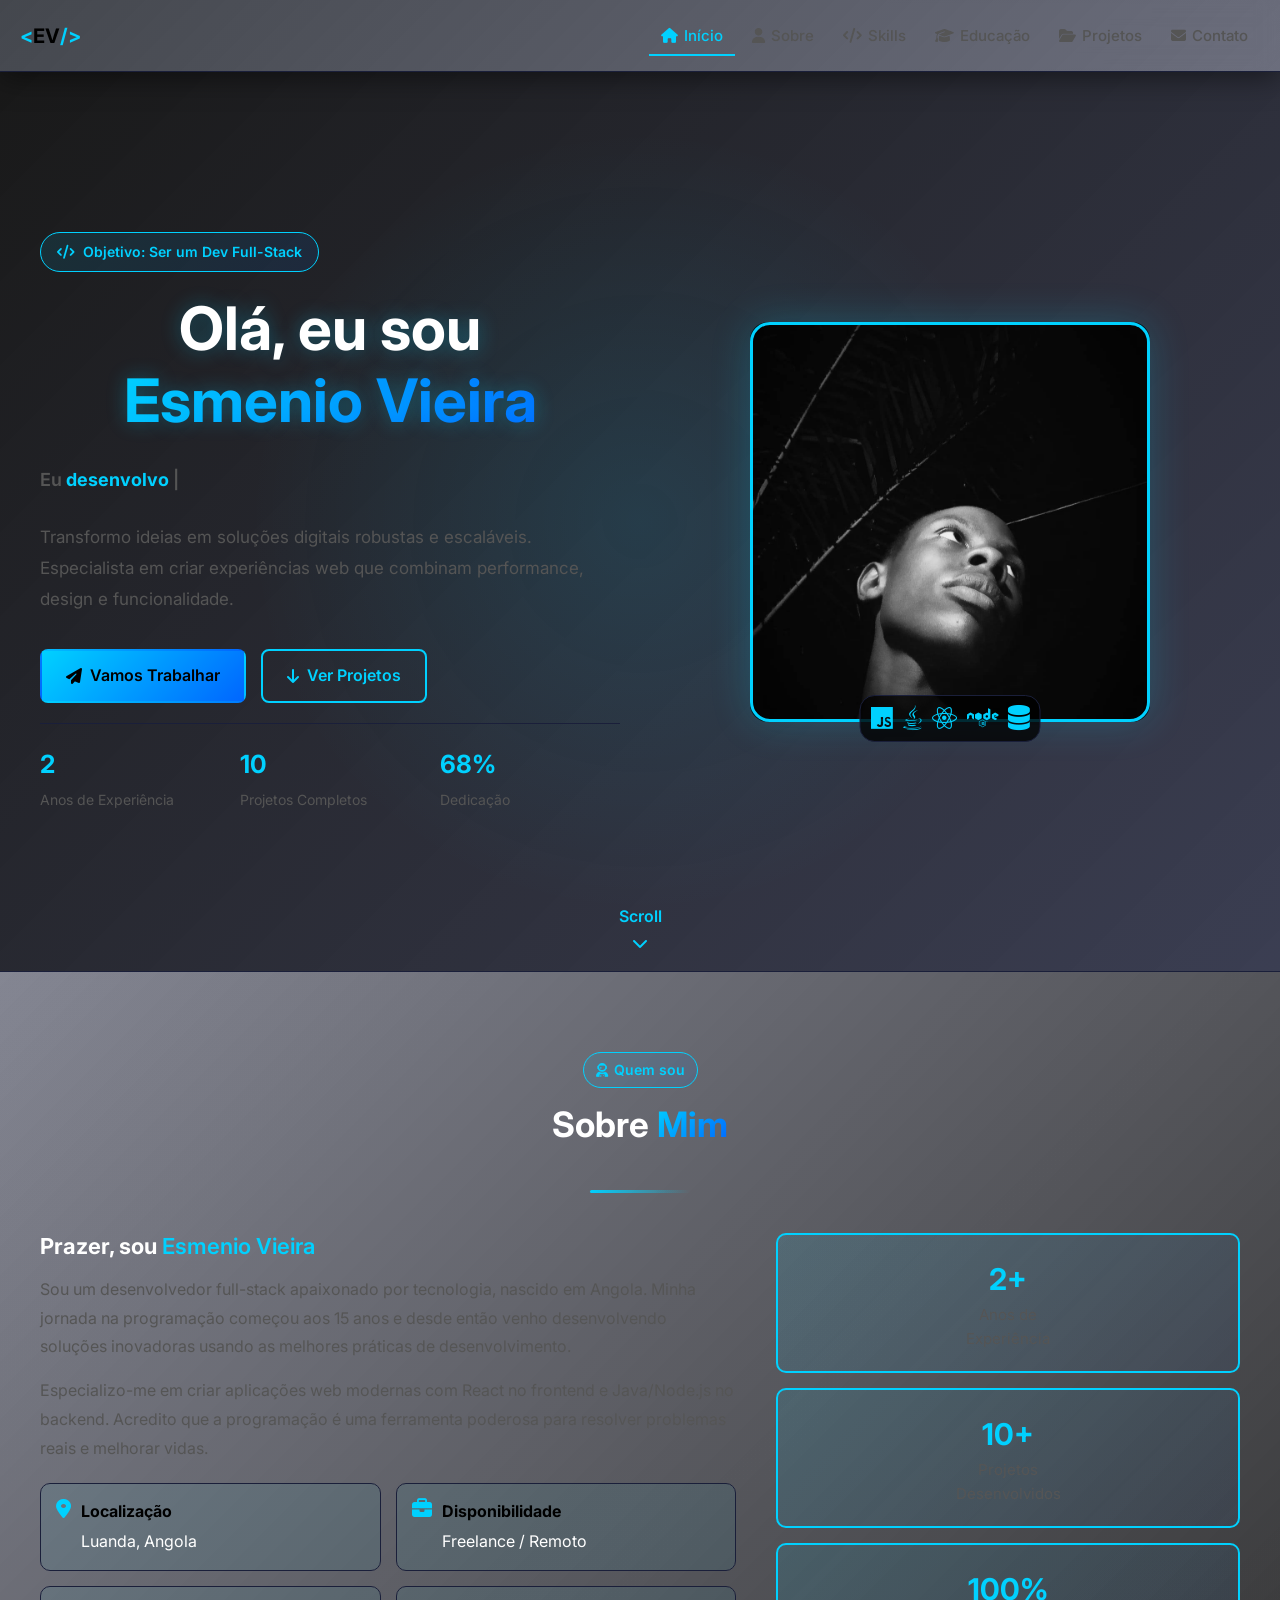
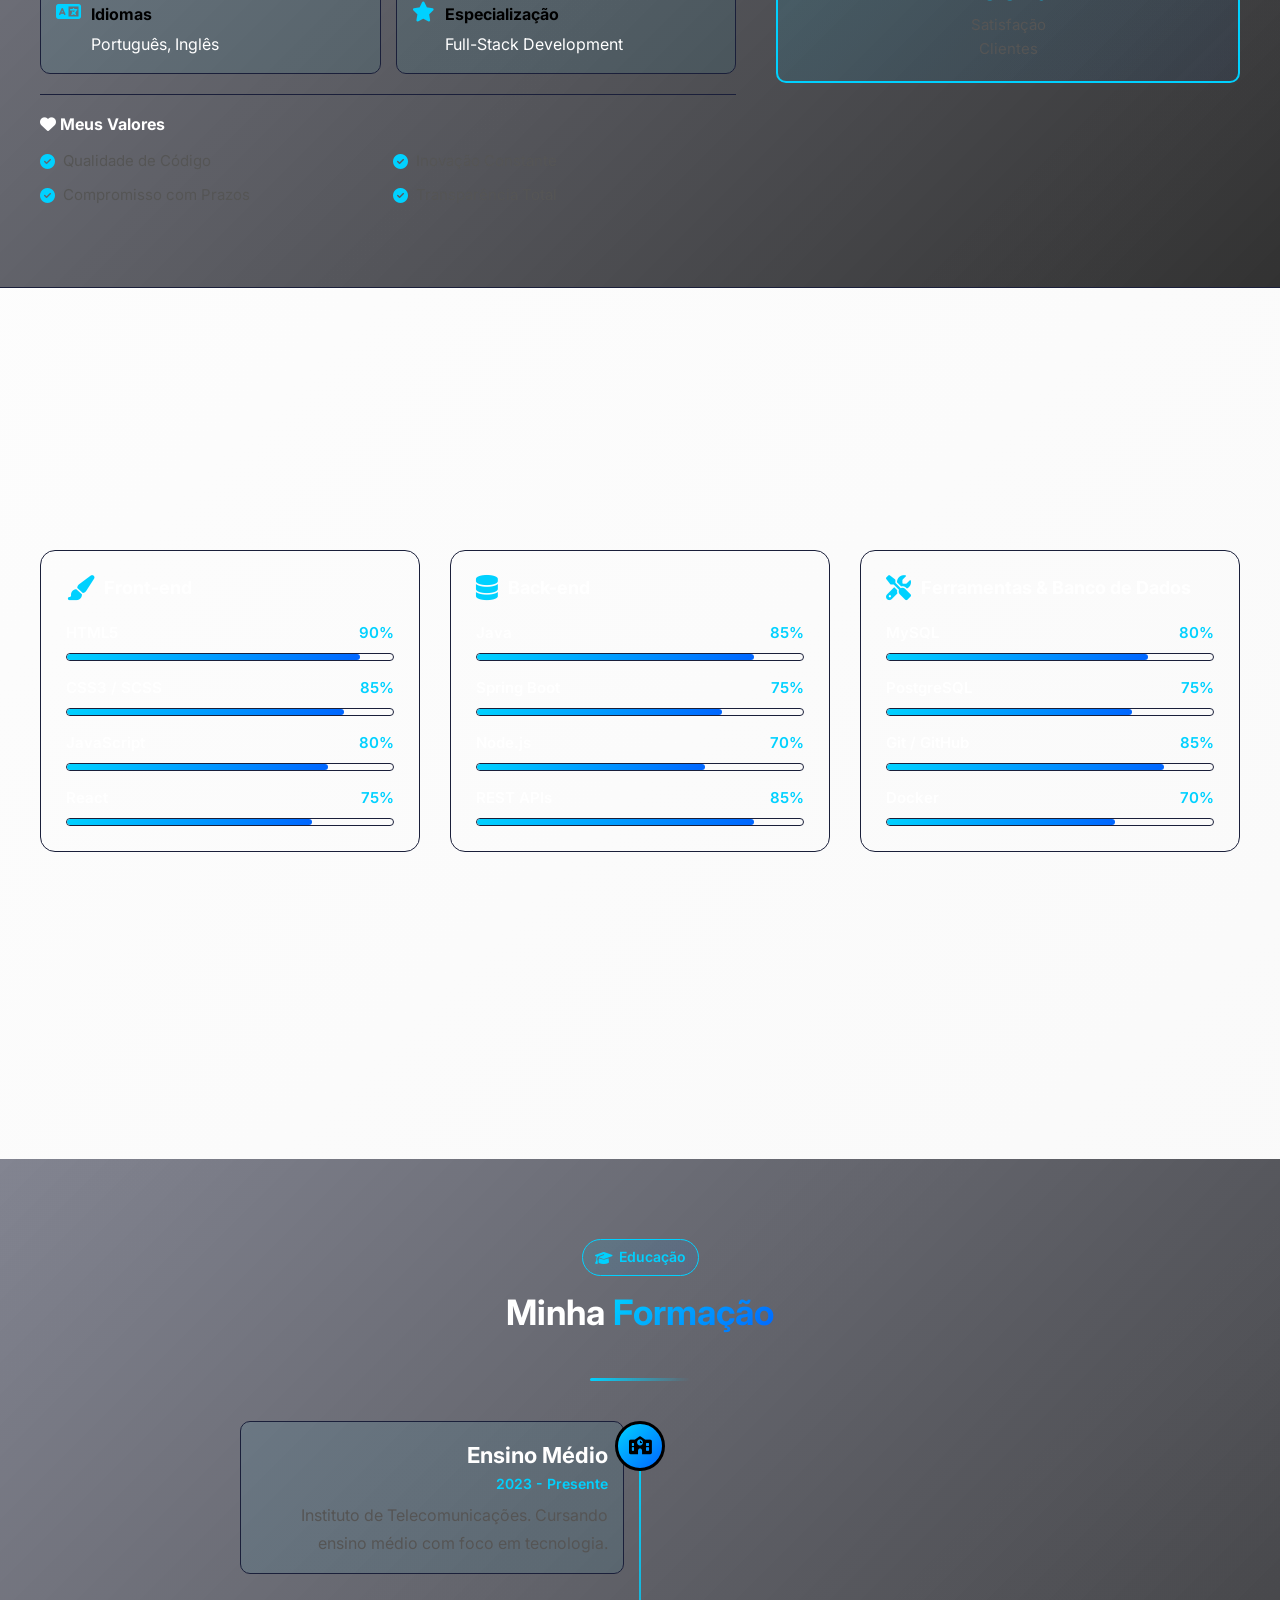
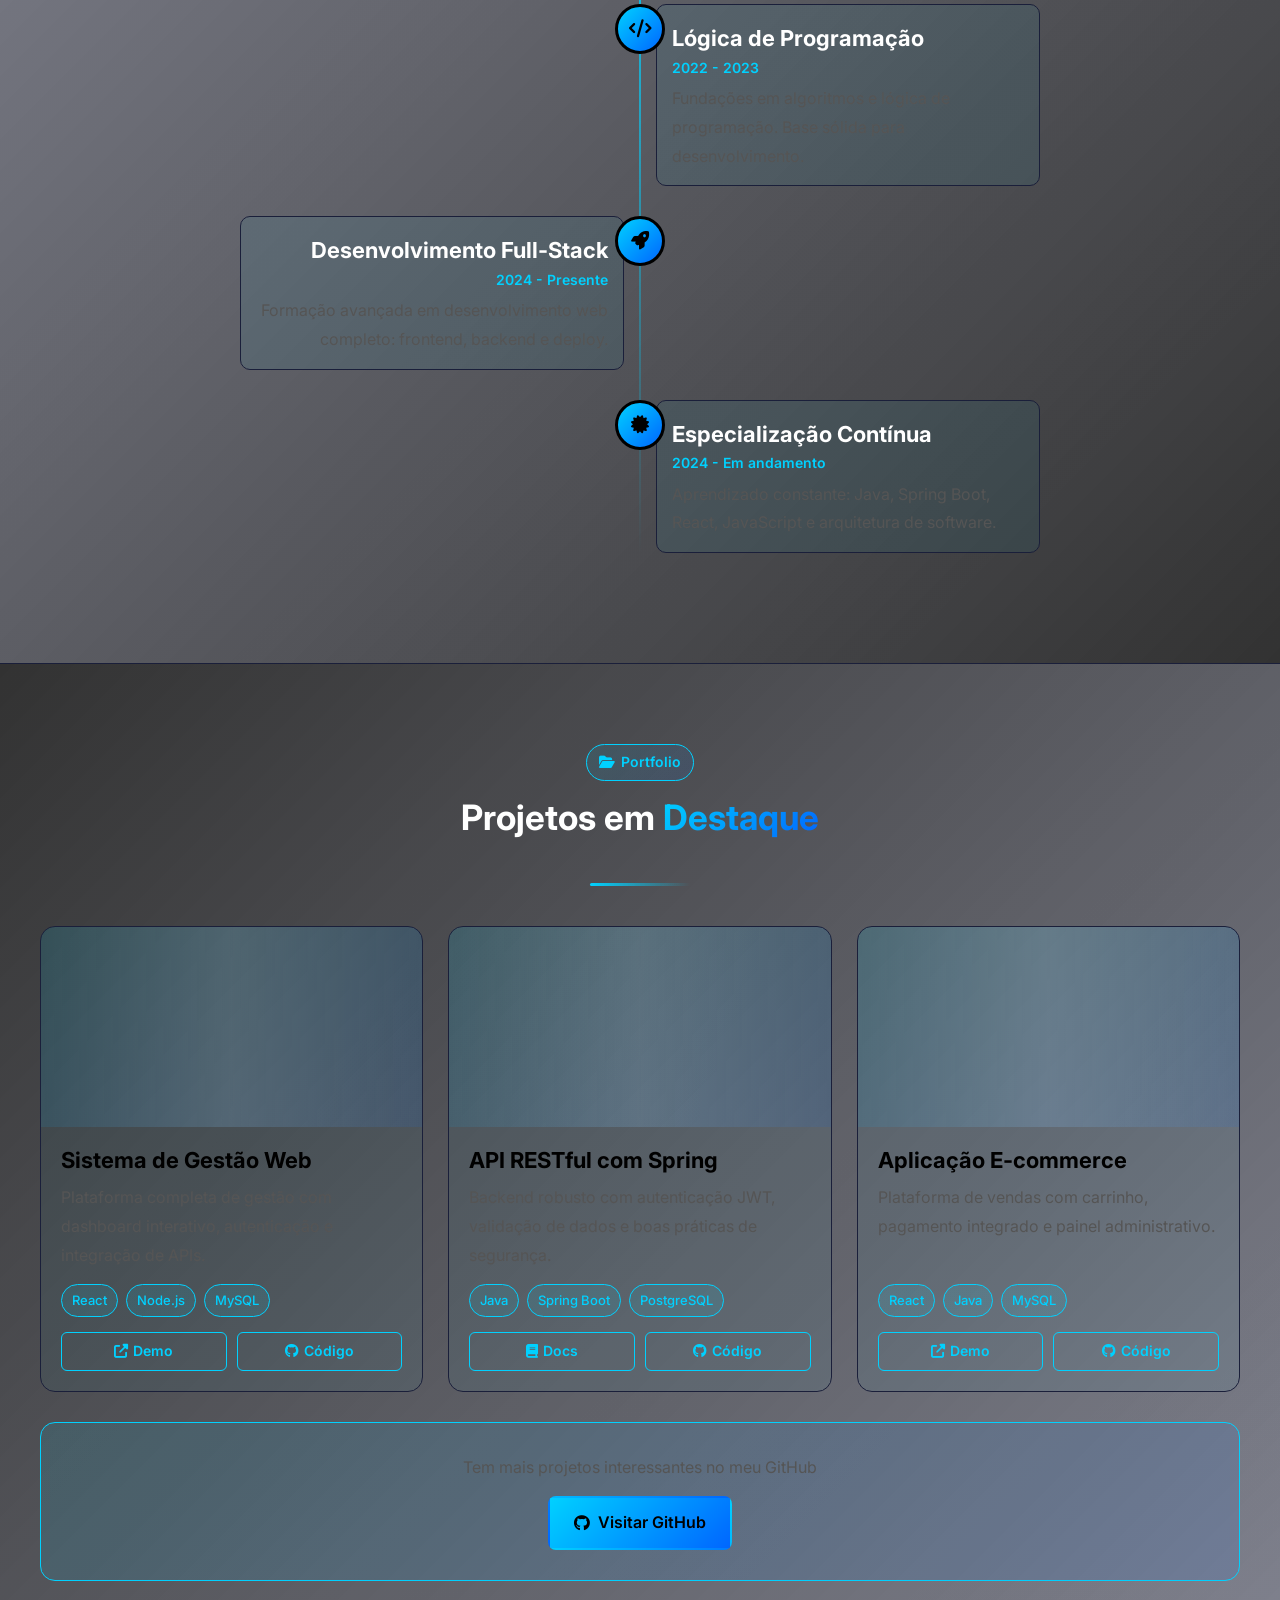
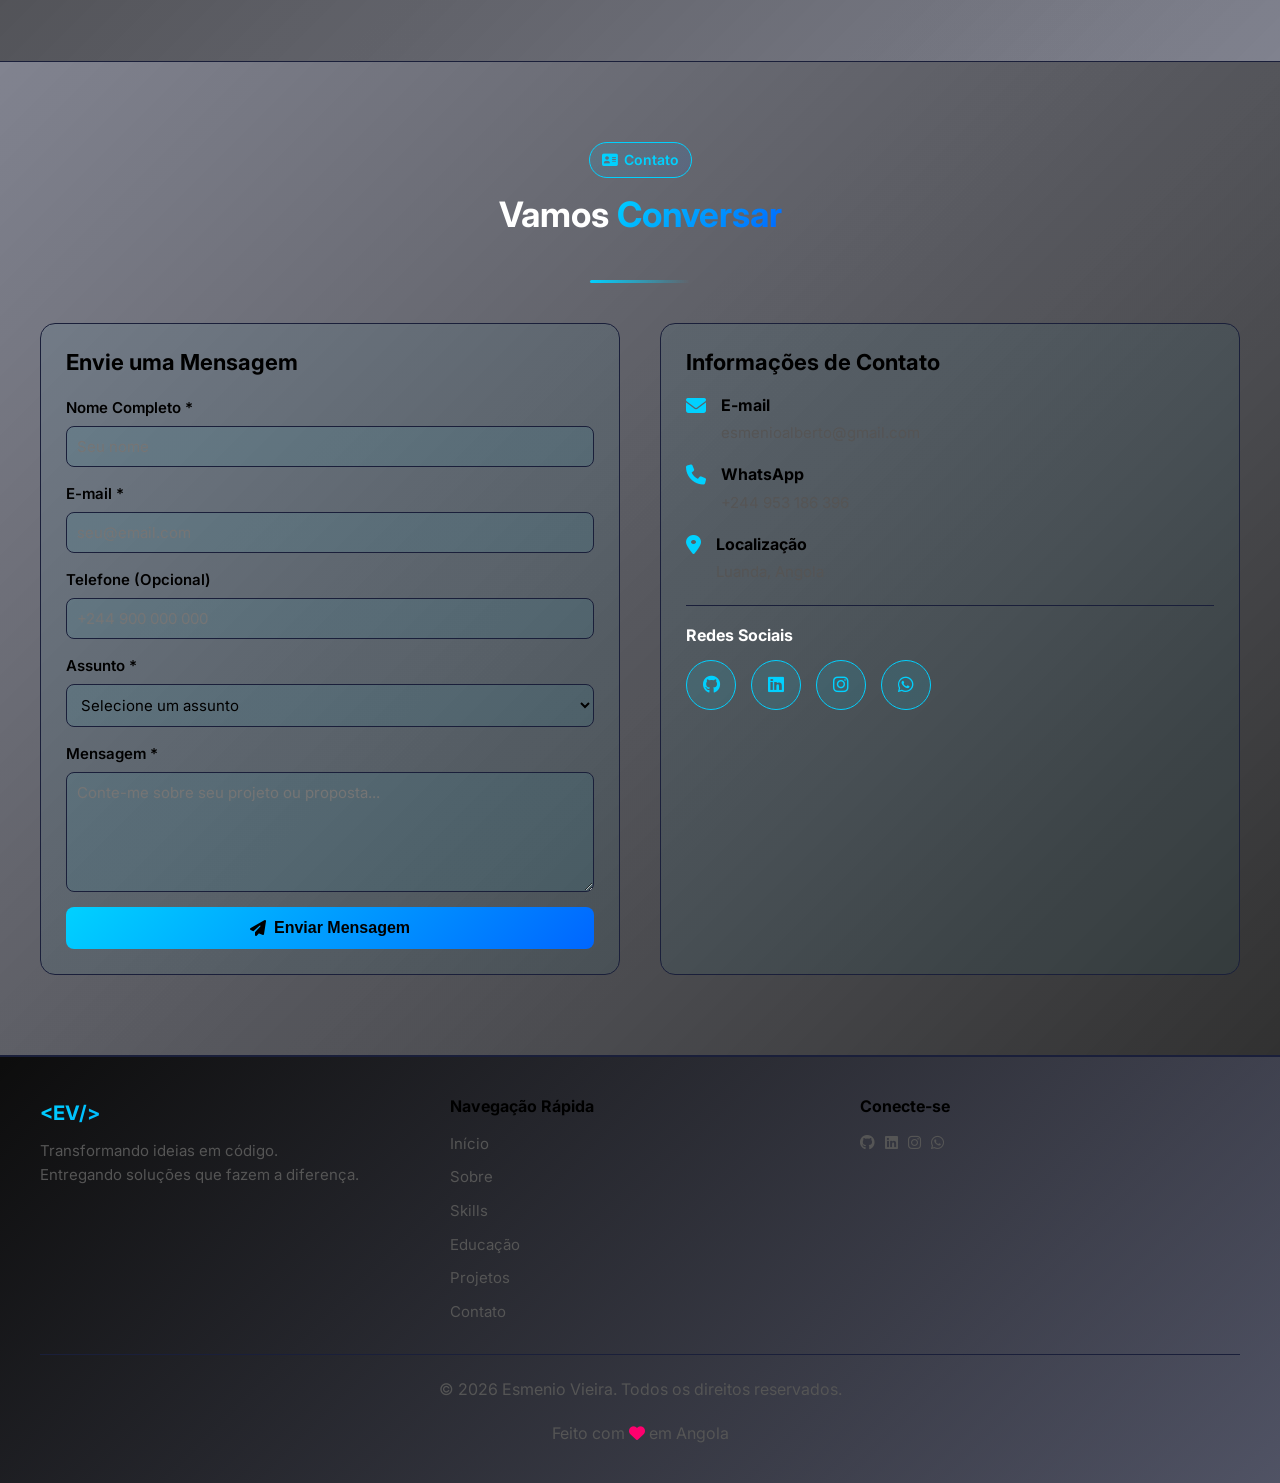
<file: index.html>
<!DOCTYPE html>
<html lang="pt-BR">
<head>
    <meta charset="UTF-8">
    <meta name="viewport" content="width=device-width, initial-scale=1.0, user-scalable=yes">
    <meta name="description" content="Portfólio profissional de Esmenio Vieira - Desenvolvedor Full-Stack especializado em React, Java e Node.js">
    <meta name="keywords" content="desenvolvedor, full-stack, Angola, programador, portfolio, React, Java, Node.js">
    <meta name="author" content="Esmenio Vieira">
    <meta name="theme-color" content="#000000">
    <title>Esmenio Vieira | Desenvolvedor Full-Stack</title>
    <link rel="stylesheet" href="style.css">
    <link rel="stylesheet" href="https://cdnjs.cloudflare.com/ajax/libs/font-awesome/6.5.1/css/all.min.css">
    <link href="https://fonts.googleapis.com/css2?family=Inter:wght@300;400;500;600;700;800&display=swap" rel="stylesheet">
</head>
<body>
    <div class="cursor"></div>
    <div class="cursor-follower"></div>

    <!-- Header/Navigation -->
    <header>
        <div class="logo">
            <a href="#home" aria-label="Voltar ao início"><span class="logo-bracket">&lt;</span>EV<span class="logo-bracket">/&gt;</span></a>
        </div>
        <nav>
            <ul class="nav-links">
                <li><a href="#home" class="nav-link active"><i class="fas fa-home"></i> <span>Início</span></a></li>
                <li><a href="#about" class="nav-link"><i class="fas fa-user"></i> <span>Sobre</span></a></li>
                <li><a href="#skills" class="nav-link"><i class="fas fa-code"></i> <span>Skills</span></a></li>
                <li><a href="#education" class="nav-link"><i class="fas fa-graduation-cap"></i> <span>Educação</span></a></li>
                <li><a href="#projects" class="nav-link"><i class="fas fa-folder-open"></i> <span>Projetos</span></a></li>
                <li><a href="#contact" class="nav-link"><i class="fas fa-envelope"></i> <span>Contato</span></a></li>
            </ul>
        </nav>
        <button class="menu-toggle" aria-label="Menu móvel" aria-expanded="false">
            <i class="fas fa-bars"></i>
        </button>
    </header>

    <!-- Hero Section -->
    <section class="hero" id="home">
        <div class="hero-overlay"></div>
        <div class="container hero-content">
            <div class="hero-text">
                <div class="hero-badge">
                    <i class="fas fa-code"></i> Objetivo: Ser um Dev Full-Stack
                </div>
                <h1 class="glow-text">
                    Olá, eu sou<br>
                    <span class="name-highlight">Esmenio Vieira</span>
                </h1>
                <div class="typed-wrapper">
                    <span class="static-text">Eu </span>
                    <span class="typed-text"></span>
                    <span class="cursor-blink">|</span>
                </div>
                <p class="hero-description">
                    Transformo ideias em soluções digitais robustas e escaláveis.
                    Especialista em criar experiências web que combinam performance,
                    design e funcionalidade.
                </p>
                <div class="hero-buttons">
                    <a href="#contact" class="btn btn-primary">
                        <i class="fas fa-paper-plane"></i> Vamos Trabalhar
                    </a>
                    <a href="#projects" class="btn btn-secondary">
                        <i class="fas fa-arrow-down"></i> Ver Projetos
                    </a>
                </div>
                <div class="hero-stats">
                    <div class="stat-item">
                        <span class="stat-number">2</span>
                        <span class="stat-label">Anos de Experiência</span>
                    </div>
                    <div class="stat-item">
                        <span class="stat-number">10</span>
                        <span class="stat-label">Projetos Completos</span>
                    </div>
                    <div class="stat-item">
                        <span class="stat-number">100%</span>
                        <span class="stat-label">Dedicação</span>
                    </div>
                </div>
            </div>
            <div class="hero-image">
                <div class="image-wrapper">
                    <div class="image-border"></div>
                    <img src="esmenio.jpg" alt="Foto de perfil de Esmenio Vieira" class="profile-photo" loading="lazy" onerror="this.src='https://via.placeholder.com/400x400?text=Esmenio+Vieira'">
                    <div class="tech-icons">
                        <i class="fab fa-js" title="JavaScript"></i>
                        <i class="fab fa-java" title="Java"></i>
                        <i class="fab fa-react" title="React"></i>
                        <i class="fab fa-node" title="Node.js"></i>
                        <i class="fas fa-database" title="Databases"></i>
                    </div>
                </div>
            </div>
        </div>
        <div class="scroll-indicator">
            <a href="#about" aria-label="Scroll para próxima seção">
                <span>Scroll</span>
                <i class="fas fa-chevron-down"></i>
            </a>
        </div>
    </section>

    <!-- About Me Section -->
    <section id="about" class="about-section">
        <div class="container">
            <div class="section-header">
                <span class="section-tag"><i class="fas fa-user-astronaut"></i> Quem sou</span>
                <h2>Sobre <span class="gradient-text">Mim</span></h2>
                <div class="section-line"></div>
            </div>
            <div class="about-container">
                <div class="about-text">
                    <h3>Prazer, sou <span class="highlight">Esmenio Vieira</span></h3>
                    <p>
                        Sou um desenvolvedor full-stack apaixonado por tecnologia, nascido em Angola. 
                        Minha jornada na programação começou aos 15 anos e desde então venho desenvolvendo 
                        soluções inovadoras usando as melhores práticas de desenvolvimento.
                    </p>
                    <p>
                        Especializo-me em criar aplicações web modernas com React no frontend e Java/Node.js 
                        no backend. Acredito que a programação é uma ferramenta poderosa para resolver problemas 
                        reais e melhorar vidas.
                    </p>
                   
                    <div class="about-info-grid">
                        <div class="info-card">
                            <i class="fas fa-map-marker-alt"></i>
                            <div>
                                <strong>Localização</strong>
                                <span>Luanda, Angola</span>
                            </div>
                        </div>
                        <div class="info-card">
                            <i class="fas fa-briefcase"></i>
                            <div>
                                <strong>Disponibilidade</strong>
                                <span>Freelance / Remoto</span>
                            </div>
                        </div>
                        <div class="info-card">
                            <i class="fas fa-language"></i>
                            <div>
                                <strong>Idiomas</strong>
                                <span>Português, Inglês</span>
                            </div>
                        </div>
                        <div class="info-card">
                            <i class="fas fa-star"></i>
                            <div>
                                <strong>Especialização</strong>
                                <span>Full-Stack Development</span>
                            </div>
                        </div>
                    </div>
                   
                    <div class="about-values">
                        <h4><i class="fas fa-heart"></i> Meus Valores</h4>
                        <div class="values-list">
                            <span><i class="fas fa-check-circle"></i> Qualidade de Código</span>
                            <span><i class="fas fa-check-circle"></i> Inovação Constante</span>
                            <span><i class="fas fa-check-circle"></i> Compromisso com Prazos</span>
                            <span><i class="fas fa-check-circle"></i> Transparência Total</span>
                        </div>
                    </div>
                </div>
                <div class="about-experience">
                    <div class="exp-card">
                        <div class="exp-number">2+</div>
                        <div class="exp-text">Anos de<br>Experiência</div>
                    </div>
                    <div class="exp-card">
                        <div class="exp-number">10+</div>
                        <div class="exp-text">Projetos<br>Desenvolvidos</div>
                    </div>
                    <div class="exp-card">
                        <div class="exp-number">100%</div>
                        <div class="exp-text">Satisfação<br>Clientes</div>
                    </div>
                </div>
            </div>
        </div>
    </section>

    <!-- Skills Section -->
    <section id="skills" class="skills-section">
        <div class="container">
            <div class="section-header">
                <span class="section-tag"><i class="fas fa-cogs"></i> Habilidades</span>
                <h2>Minhas <span class="gradient-text">Competências</span></h2>
                <div class="section-line"></div>
            </div>
            <div class="skills-container">
                <!-- Frontend Skills -->
                <div class="skill-category">
                    <div class="category-header">
                        <i class="fas fa-paint-brush"></i>
                        <h3>Front-end</h3>
                    </div>
                    <div class="skills-grid">
                        <div class="skill-item">
                            <div class="skill-info">
                                <span>HTML5</span>
                                <span class="skill-percent">90%</span>
                            </div>
                            <div class="skill-bar"><div class="skill-progress" style="--progress: 90%"></div></div>
                        </div>
                        <div class="skill-item">
                            <div class="skill-info">
                                <span>CSS3 / SCSS</span>
                                <span class="skill-percent">85%</span>
                            </div>
                            <div class="skill-bar"><div class="skill-progress" style="--progress: 85%"></div></div>
                        </div>
                        <div class="skill-item">
                            <div class="skill-info">
                                <span>JavaScript</span>
                                <span class="skill-percent">80%</span>
                            </div>
                            <div class="skill-bar"><div class="skill-progress" style="--progress: 80%"></div></div>
                        </div>
                        <div class="skill-item">
                            <div class="skill-info">
                                <span>React</span>
                                <span class="skill-percent">75%</span>
                            </div>
                            <div class="skill-bar"><div class="skill-progress" style="--progress: 75%"></div></div>
                        </div>
                    </div>
                </div>

                <!-- Backend Skills -->
                <div class="skill-category">
                    <div class="category-header">
                        <i class="fas fa-database"></i>
                        <h3>Back-end</h3>
                    </div>
                    <div class="skills-grid">
                        <div class="skill-item">
                            <div class="skill-info">
                                <span>Java</span>
                                <span class="skill-percent">85%</span>
                            </div>
                            <div class="skill-bar"><div class="skill-progress" style="--progress: 85%"></div></div>
                        </div>
                        <div class="skill-item">
                            <div class="skill-info">
                                <span>Spring Boot</span>
                                <span class="skill-percent">75%</span>
                            </div>
                            <div class="skill-bar"><div class="skill-progress" style="--progress: 75%"></div></div>
                        </div>
                        <div class="skill-item">
                            <div class="skill-info">
                                <span>Node.js</span>
                                <span class="skill-percent">70%</span>
                            </div>
                            <div class="skill-bar"><div class="skill-progress" style="--progress: 70%"></div></div>
                        </div>
                        <div class="skill-item">
                            <div class="skill-info">
                                <span>REST APIs</span>
                                <span class="skill-percent">85%</span>
                            </div>
                            <div class="skill-bar"><div class="skill-progress" style="--progress: 85%"></div></div>
                        </div>
                    </div>
                </div>

                <!-- Tools & Databases -->
                <div class="skill-category">
                    <div class="category-header">
                        <i class="fas fa-tools"></i>
                        <h3>Ferramentas & Banco de Dados</h3>
                    </div>
                    <div class="skills-grid">
                        <div class="skill-item">
                            <div class="skill-info">
                                <span>MySQL</span>
                                <span class="skill-percent">80%</span>
                            </div>
                            <div class="skill-bar"><div class="skill-progress" style="--progress: 80%"></div></div>
                        </div>
                        <div class="skill-item">
                            <div class="skill-info">
                                <span>PostgreSQL</span>
                                <span class="skill-percent">75%</span>
                            </div>
                            <div class="skill-bar"><div class="skill-progress" style="--progress: 75%"></div></div>
                        </div>
                        <div class="skill-item">
                            <div class="skill-info">
                                <span>Git / GitHub</span>
                                <span class="skill-percent">85%</span>
                            </div>
                            <div class="skill-bar"><div class="skill-progress" style="--progress: 85%"></div></div>
                        </div>
                        <div class="skill-item">
                            <div class="skill-info">
                                <span>Docker</span>
                                <span class="skill-percent">70%</span>
                            </div>
                            <div class="skill-bar"><div class="skill-progress" style="--progress: 70%"></div></div>
                        </div>
                    </div>
                </div>
            </div>

            <!-- Tech Stack Cloud -->
            <div class="tech-stack">
                <h4>Tecnologias que Utilizo</h4>
                <div class="tech-cloud">
                    <span>HTML5</span> <span>CSS3</span> <span>JavaScript</span> <span>React</span>
                    <span>Java</span> <span>Spring Boot</span> <span>Node.js</span> <span>Express</span>
                    <span>MySQL</span> <span>PostgreSQL</span> <span>MongoDB</span> <span>Git</span>
                    <span>Docker</span> <span>REST API</span> <span>VS Code</span> <span>Postman</span>
                </div>
            </div>
        </div>
    </section>

    <!-- Education Section -->
    <section id="education" class="education-section">
        <div class="container">
            <div class="section-header">
                <span class="section-tag"><i class="fas fa-graduation-cap"></i> Educação</span>
                <h2>Minha <span class="gradient-text">Formação</span></h2>
                <div class="section-line"></div>
            </div>
            <div class="timeline">
                <div class="timeline-item">
                    <div class="timeline-icon">
                        <i class="fas fa-school"></i>
                    </div>
                    <div class="timeline-content">
                        <h3>Ensino Médio</h3>
                        <span class="timeline-date">2023 - Presente</span>
                        <p>Instituto de Telecomunicações. Cursando ensino médio com foco em tecnologia.</p>
                    </div>
                </div>
                <div class="timeline-item">
                    <div class="timeline-icon">
                        <i class="fas fa-code"></i>
                    </div>
                    <div class="timeline-content">
                        <h3>Lógica de Programação</h3>
                        <span class="timeline-date">2022 - 2023</span>
                        <p>Fundações em algoritmos e lógica de programação. Base sólida para desenvolvimento.</p>
                    </div>
                </div>
                <div class="timeline-item">
                    <div class="timeline-icon">
                        <i class="fas fa-rocket"></i>
                    </div>
                    <div class="timeline-content">
                        <h3>Desenvolvimento Full-Stack</h3>
                        <span class="timeline-date">2024 - Presente</span>
                        <p>Formação avançada em desenvolvimento web completo: frontend, backend e deploy.</p>
                    </div>
                </div>
                <div class="timeline-item">
                    <div class="timeline-icon">
                        <i class="fas fa-certificate"></i>
                    </div>
                    <div class="timeline-content">
                        <h3>Especialização Contínua</h3>
                        <span class="timeline-date">2024 - Em andamento</span>
                        <p>Aprendizado constante: Java, Spring Boot, React, JavaScript e arquitetura de software.</p>
                    </div>
                </div>
            </div>
        </div>
    </section>

    <!-- Projects Section -->
    <section id="projects" class="projects-section">
        <div class="container">
            <div class="section-header">
                <span class="section-tag"><i class="fas fa-folder-open"></i> Portfolio</span>
                <h2>Projetos em <span class="gradient-text">Destaque</span></h2>
                <div class="section-line"></div>
            </div>
            <div class="projects-grid">
                <div class="project-card">
                    <div class="project-image skeleton-img"></div>
                    <div class="project-content">
                        <h3>Sistema de Gestão Web</h3>
                        <p>Plataforma completa de gestão com dashboard interativo, autenticação e integração de APIs.</p>
                        <div class="project-tech">
                            <span>React</span>
                            <span>Node.js</span>
                            <span>MySQL</span>
                        </div>
                        <div class="project-links">
                            <a href="#" class="project-link" title="Visualizar projeto">
                                <i class="fas fa-external-link-alt"></i> Demo
                            </a>
                            <a href="#" class="project-link" title="Ver código no GitHub">
                                <i class="fab fa-github"></i> Código
                            </a>
                        </div>
                    </div>
                </div>

                <div class="project-card">
                    <div class="project-image skeleton-img"></div>
                    <div class="project-content">
                        <h3>API RESTful com Spring</h3>
                        <p>Backend robusto com autenticação JWT, validação de dados e boas práticas de segurança.</p>
                        <div class="project-tech">
                            <span>Java</span>
                            <span>Spring Boot</span>
                            <span>PostgreSQL</span>
                        </div>
                        <div class="project-links">
                            <a href="#" class="project-link" title="Documentação">
                                <i class="fas fa-book"></i> Docs
                            </a>
                            <a href="#" class="project-link" title="Ver código no GitHub">
                                <i class="fab fa-github"></i> Código
                            </a>
                        </div>
                    </div>
                </div>

                <div class="project-card">
                    <div class="project-image skeleton-img"></div>
                    <div class="project-content">
                        <h3>Aplicação E-commerce</h3>
                        <p>Plataforma de vendas com carrinho, pagamento integrado e painel administrativo.</p>
                        <div class="project-tech">
                            <span>React</span>
                            <span>Java</span>
                            <span>MySQL</span>
                        </div>
                        <div class="project-links">
                            <a href="#" class="project-link" title="Visualizar projeto">
                                <i class="fas fa-external-link-alt"></i> Demo
                            </a>
                            <a href="#" class="project-link" title="Ver código no GitHub">
                                <i class="fab fa-github"></i> Código
                            </a>
                        </div>
                    </div>
                </div>
            </div>

            <div class="projects-cta">
                <p>Tem mais projetos interessantes no meu GitHub</p>
                <a href="https://github.com/Esmenio" target="_blank" rel="noopener noreferrer" class="btn btn-primary">
                    <i class="fab fa-github"></i> Visitar GitHub
                </a>
            </div>
        </div>
    </section>

    <!-- Contact Section -->
    <section id="contact" class="contact-section">
        <div class="container">
            <div class="section-header">
                <span class="section-tag"><i class="fas fa-address-card"></i> Contato</span>
                <h2>Vamos <span class="gradient-text">Conversar</span></h2>
                <div class="section-line"></div>
            </div>

            <div class="contact-wrapper">
                <div class="contact-form-card">
                    <h3>Envie uma Mensagem</h3>
                    <form id="contactForm" class="contact-form">
                        <div class="form-group">
                            <label for="contactName">Nome Completo *</label>
                            <input type="text" id="contactName" name="name" placeholder="Seu nome" required>
                        </div>

                        <div class="form-group">
                            <label for="contactEmail">E-mail *</label>
                            <input type="email" id="contactEmail" name="email" placeholder="seu@email.com" required>
                        </div>

                        <div class="form-group">
                            <label for="contactPhone">Telefone (Opcional)</label>
                            <input type="tel" id="contactPhone" name="phone" placeholder="+244 900 000 000">
                        </div>

                        <div class="form-group">
                            <label for="contactSubject">Assunto *</label>
                            <select id="contactSubject" name="subject" required>
                                <option value="">Selecione um assunto</option>
                                <option value="freelance">Projeto Freelance</option>
                                <option value="full-time">Oportunidade Full-Time</option>
                                <option value="partnership">Parceria / Colaboração</option>
                                <option value="consultation">Consultoria</option>
                                <option value="other">Outro</option>
                            </select>
                        </div>

                        <div class="form-group full-width">
                            <label for="contactMessage">Mensagem *</label>
                            <textarea id="contactMessage" name="message" rows="5" placeholder="Conte-me sobre seu projeto ou proposta..." required></textarea>
                        </div>

                        <button type="submit" class="btn btn-submit">
                            <i class="fas fa-paper-plane"></i> Enviar Mensagem
                        </button>
                        <div id="formMessage" class="form-message"></div>
                    </form>
                </div>

                <div class="contact-info">
                    <h3>Informações de Contato</h3>
                    <div class="contact-methods">
                        <div class="contact-method">
                            <i class="fas fa-envelope"></i>
                            <div>
                                <h4>E-mail</h4>
                                <a href="mailto:esmenioalberto@gmail.com">esmenioalberto@gmail.com</a>
                            </div>
                        </div>
                        <div class="contact-method">
                            <i class="fas fa-phone"></i>
                            <div>
                                <h4>WhatsApp</h4>
                                <a href="https://wa.me/244953186396" target="_blank" rel="noopener noreferrer">+244 953 186 396</a>
                            </div>
                        </div>
                        <div class="contact-method">
                            <i class="fas fa-map-marker-alt"></i>
                            <div>
                                <h4>Localização</h4>
                                <span>Luanda, Angola</span>
                            </div>
                        </div>
                    </div>

                    <div class="social-links">
                        <h4>Redes Sociais</h4>
                        <div class="social-icons">
                            <a href="https://github.com/Esmenio" target="_blank" rel="noopener noreferrer" title="GitHub" class="social-icon github">
                                <i class="fab fa-github"></i>
                            </a>
                            <a href="https://linkedin.com/in/esmenio" target="_blank" rel="noopener noreferrer" title="LinkedIn" class="social-icon linkedin">
                                <i class="fab fa-linkedin"></i>
                            </a>
                            <a href="https://instagram.com/esmenio.dev" target="_blank" rel="noopener noreferrer" title="Instagram" class="social-icon instagram">
                                <i class="fab fa-instagram"></i>
                            </a>
                            <a href="https://wa.me/244953186396" target="_blank" rel="noopener noreferrer" title="WhatsApp" class="social-icon whatsapp">
                                <i class="fab fa-whatsapp"></i>
                            </a>
                        </div>
                    </div>
                </div>
            </div>
        </div>
    </section>

    <!-- Footer -->
    <footer>
        <div class="footer-container">
            <div class="footer-content">
                <div class="footer-brand">
                    <div class="footer-logo">&lt;EV/&gt;</div>
                    <p>Transformando ideias em código.<br>Entregando soluções que fazem a diferença.</p>
                </div>
                <div class="footer-links">
                    <h4>Navegação Rápida</h4>
                    <ul>
                        <li><a href="#home">Início</a></li>
                        <li><a href="#about">Sobre</a></li>
                        <li><a href="#skills">Skills</a></li>
                        <li><a href="#education">Educação</a></li>
                        <li><a href="#projects">Projetos</a></li>
                        <li><a href="#contact">Contato</a></li>
                    </ul>
                </div>
                <div class="footer-social">
                    <h4>Conecte-se</h4>
                    <div class="social-icons">
                        <a href="https://github.com/Esmenio" target="_blank" rel="noopener noreferrer" title="GitHub" aria-label="GitHub"><i class="fab fa-github"></i></a>
                        <a href="https://linkedin.com/in/esmenio" target="_blank" rel="noopener noreferrer" title="LinkedIn" aria-label="LinkedIn"><i class="fab fa-linkedin"></i></a>
                        <a href="https://instagram.com/esmenio.dev" target="_blank" rel="noopener noreferrer" title="Instagram" aria-label="Instagram"><i class="fab fa-instagram"></i></a>
                        <a href="https://wa.me/244953186396" target="_blank" rel="noopener noreferrer" title="WhatsApp" aria-label="WhatsApp"><i class="fab fa-whatsapp"></i></a>
                    </div>
                </div>
            </div>
            <div class="footer-bottom">
                <p>&copy; 2026 Esmenio Vieira. Todos os direitos reservados.</p>
                <p class="footer-heart">Feito com <i class="fas fa-heart"></i> em Angola</p>
            </div>
        </div>
    </footer>

    <script src="script.js"></script>
</body>
</html>
</file>
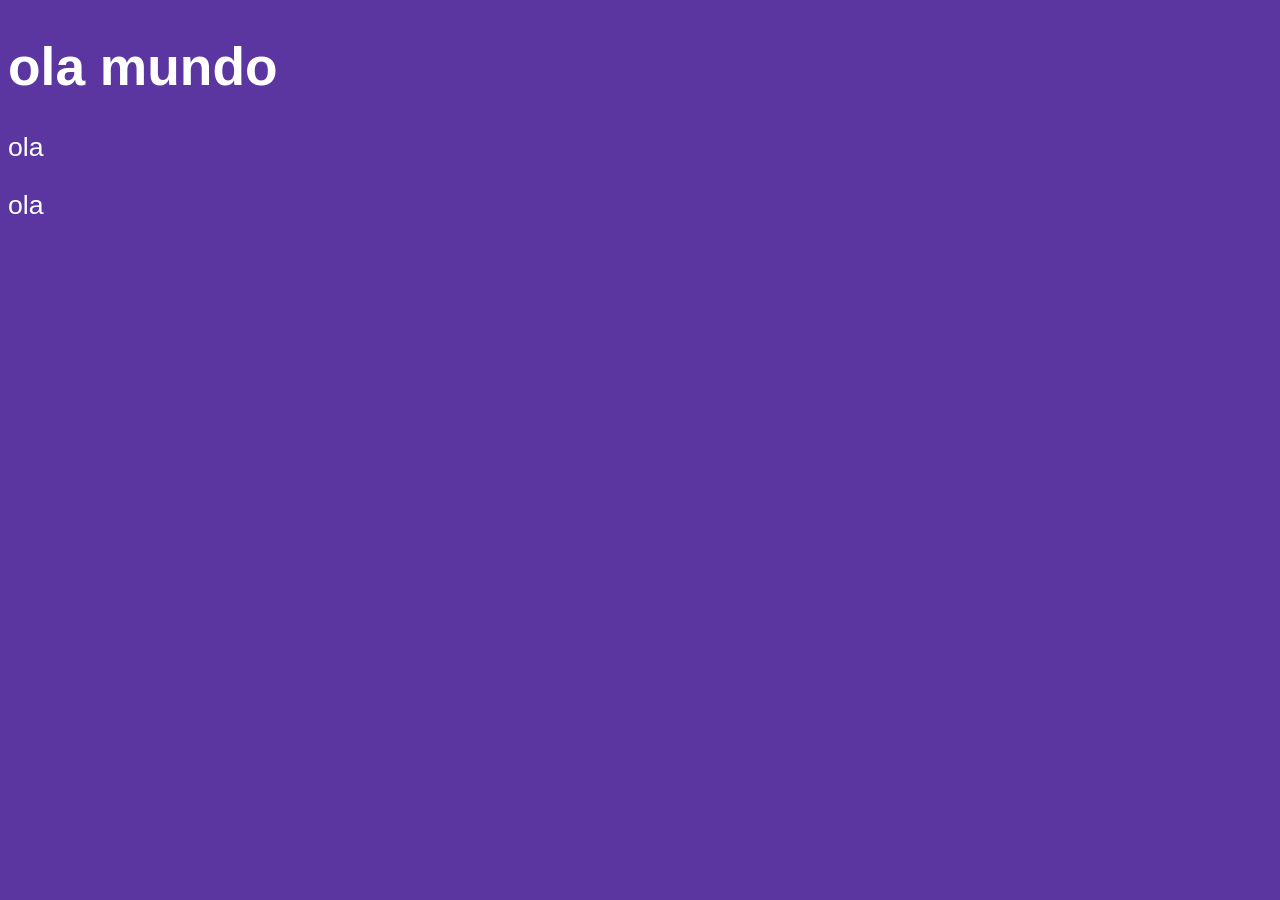
<file: 01.html>
<!DOCTYPE html>
<html lang="pt-br">
<head>
    <meta charset="UTF-8">
    <meta name="viewport" content="width=device-width, initial-scale=1.0">
    <title>Meu primereiro programa</title>
   <style>
    body{
        background-color: rgb(91, 54, 161);
        color:white;
        font: normal 20pt Arial;
    }
   </style>
   
</head>
<body>
    <h1>
        ola mundo
    </h1>
    <p>ola</p>
    <p>ola</p>
    <script>
      window.alert("Minha primeira mensagem") 
      window.confirm("Esta gostando de javascript?")
      window.prompt("Qual é o seu nome?")
    </script>
</body>
</html>
</file>
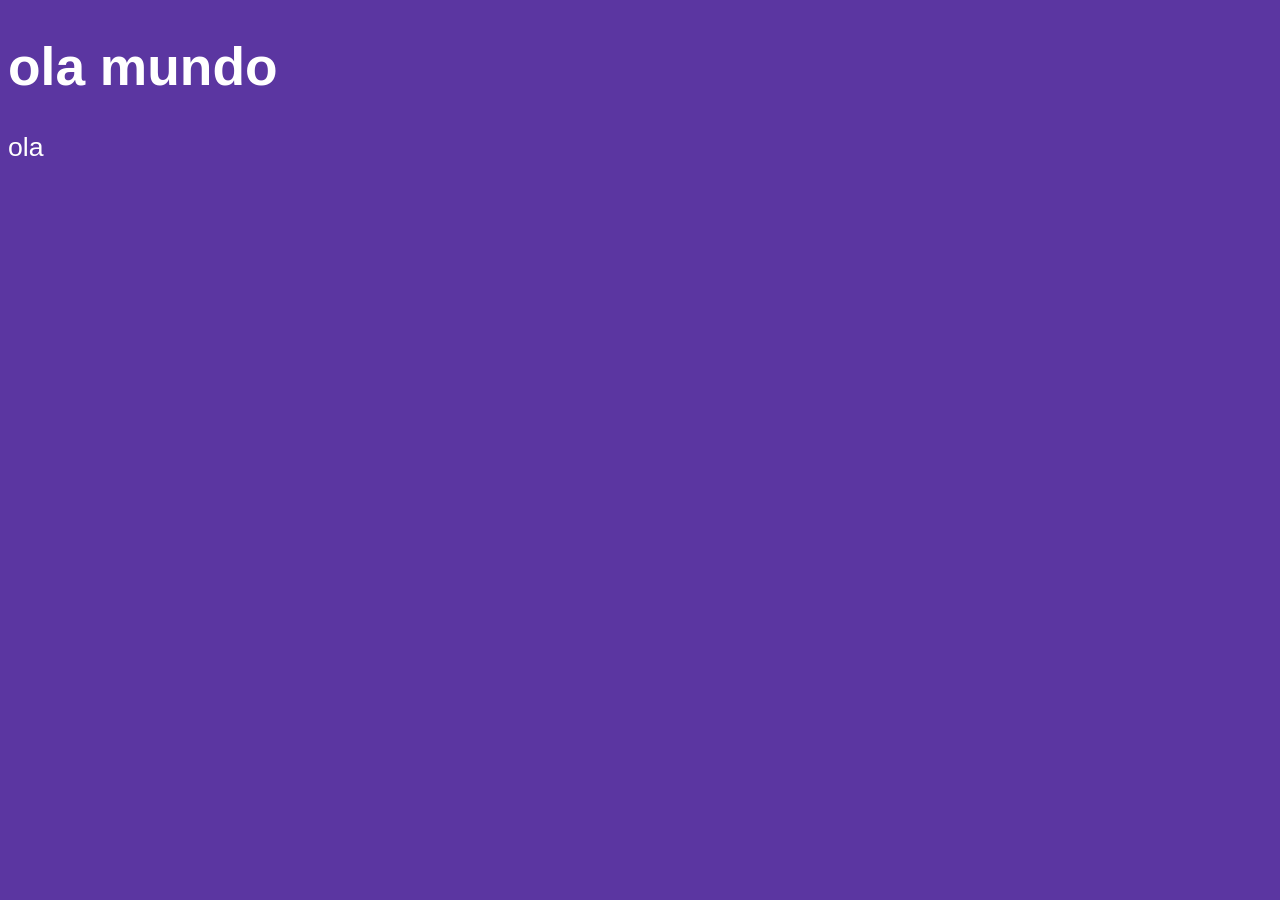
<file: 02 copy.html>
<!DOCTYPE html>
<html lang="pt-br">
<head>
    <meta charset="UTF-8">
    <meta name="viewport" content="width=device-width, initial-scale=1.0">
    <title>Meu primereiro programa</title>
   <style>
    body{
        background-color: rgb(91, 54, 161);
        color:white;
        font: normal 20pt Arial;
    }
   </style>
   
</head>
<body>
    <h1>
        ola mundo
    </h1>
    <p>ola</p>
    <script>
     var nome = window.prompt("Qual é o seu nome?")
     window.alert("Bem  vindo senhor(a)" + nome)
     
    </script>
</body>
</html>
</file>
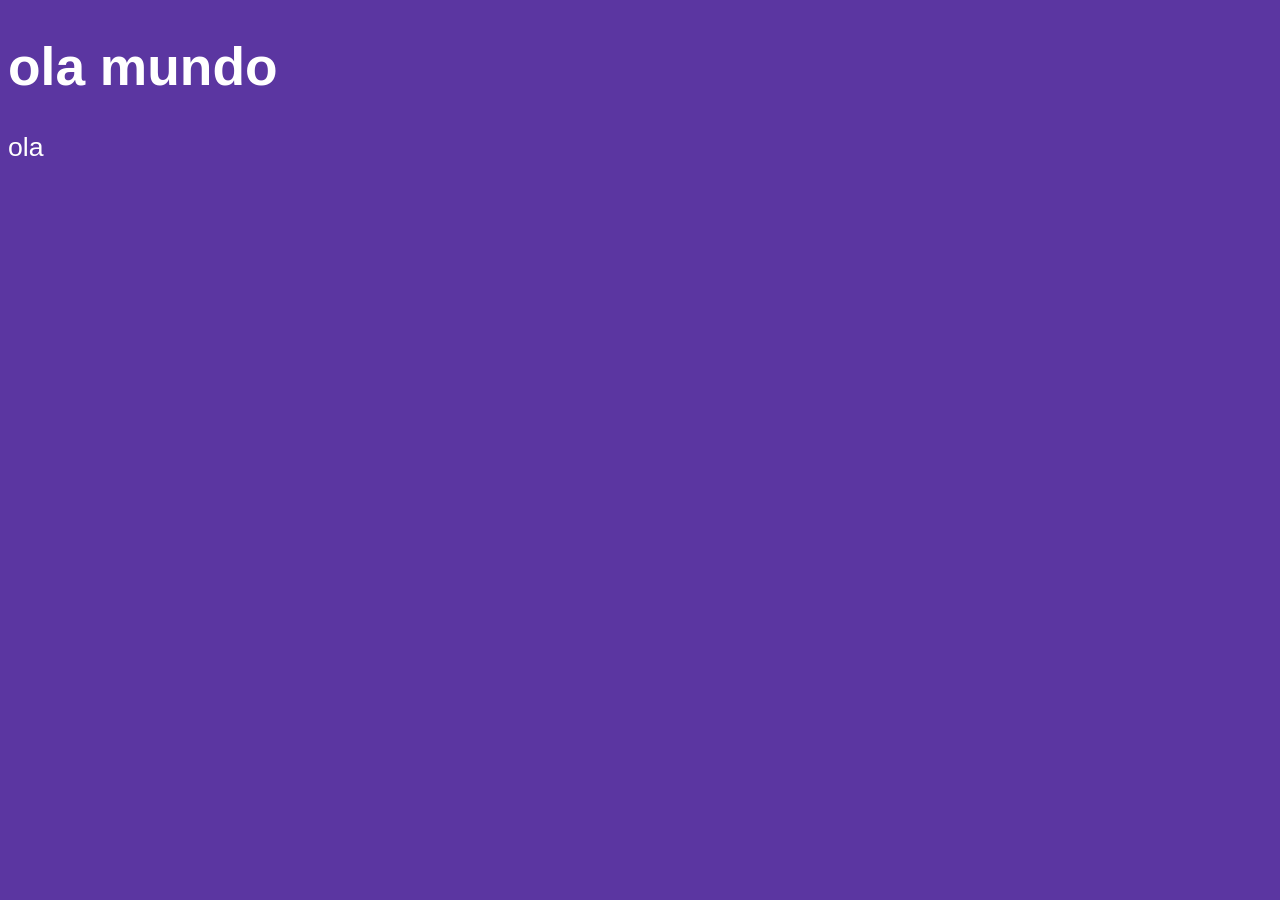
<file: 03.html>
<!DOCTYPE html>
<html lang="pt-br">
<head>
    <meta charset="UTF-8">
    <meta name="viewport" content="width=device-width, initial-scale=1.0">
    <title>Meu primereiro programa</title>
   <style>
    body{
        background-color: rgb(91, 54, 161);
        color:white;
        font: normal 20pt Arial;
    }
   </style>
   
</head>
<body>
    <h1>
        ola mundo
    </h1>
    <p>ola</p>
    <script>
  var n1=parseInt(window.prompt("Digite um numero"))
  var n2=parseInt(window.prompt("Digite um outro  numero"))
  var  soma=n1+n2
 // window.alert("A soma entre "+ n1+ " e "+ n2+ " será " +  String(soma))
 window.alert(`A soma enter${n1} e ${n2} sera ${soma}`)
    </script>
</body>
</html>
</file>
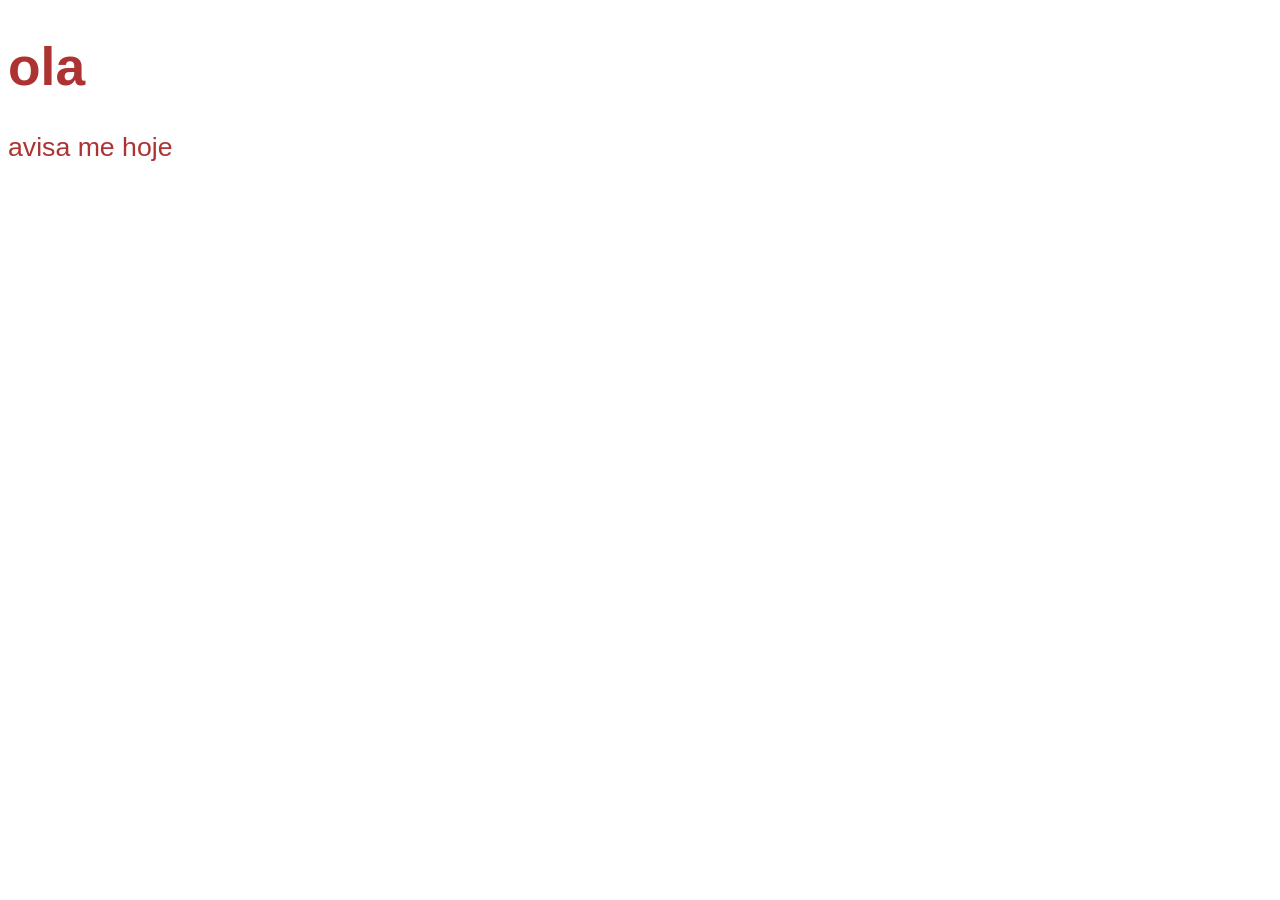
<file: 04.html>
<!DOCTYPE html>
<html lang="en">
<head>
    <meta charset="UTF-8">
    <meta name="viewport" content="width=device-width, initial-scale=1.0">
    <title>Document</title>
</head>
<body>
    <style>
        body{
   
       color: rgb(173, 51, 51);
       font: normal 20pt Arial;
        }
    </style> 
    <h1>ola</h1>
    <p>avisa me hoje</p> 
    

  
</body>
</html>
</file>
<file: style.css>
/* ====================================
   RESET E CONFIGURAÇÕES GLOBAIS
   ==================================== */

*,
*::before,
*::after {
    margin: 0;
    padding: 0;
    box-sizing: border-box;
}

html {
    scroll-behavior: smooth;
    font-size: 62.5%;
}

body {
    background: linear-gradient(135deg, #000000 0%, #0a0e27 100%);
    font-family: 'Inter', -apple-system, BlinkMacSystemFont, 'Segoe UI', sans-serif;
    font-size: 1.6rem;
    color: #ffffff;
    font-weight: 400;
    line-height: 1.6;
    overflow-x: hidden;
}

/* ====================================
   VARIÁVEIS CSS
   ==================================== */

:root {
    --primary-color: #00d1ff;
    --secondary-color: #0066ff;
    --accent-color: #ff006e;
    --bg-dark: #000000;
    --bg-darker: #0a0e27;
    --text-light: #ffffff;
    --text-muted: #b0b0b0;
    --border-color: #1a1f3a;
    --transition: 0.3s cubic-bezier(0.4, 0, 0.2, 1);
}

/* ====================================
   CONTAINER E LAYOUT
   ==================================== */

.container {
    max-width: 1200px;
    margin: 0 auto;
    padding: 0 2rem;
    width: 100%;
}

section {
    padding: 6rem 2rem;
    border-bottom: 1px solid var(--border-color);
    width: 100%;
}

/* ====================================
   TIPOGRAFIA
   ==================================== */

h1, h2, h3, h4, h5, h6 {
    font-weight: 700;
    line-height: 1.2;
    margin-bottom: 1rem;
}

h1 {
    font-size: clamp(2.5rem, 8vw, 6rem);
    text-align: center;
}

h2 {
    font-size: clamp(1.8rem, 5vw, 3.5rem);
    text-align: center;
    margin-bottom: 3rem;
}

h3 {
    font-size: clamp(1.4rem, 3vw, 2.2rem);
}

h4 {
    font-size: 1.6rem;
    margin-bottom: 1.5rem;
}

p {
    font-size: 1.6rem;
    line-height: 1.8;
    color: var(--text-muted);
    margin-bottom: 1.5rem;
}

a {
    color: var(--primary-color);
    text-decoration: none;
    transition: color var(--transition);
}

a:hover {
    color: var(--text-light);
}

/* ====================================
   GRADIENT E EFEITOS
   ==================================== */

.gradient-text {
    background: linear-gradient(135deg, var(--primary-color) 0%, var(--secondary-color) 100%);
    -webkit-background-clip: text;
    -webkit-text-fill-color: transparent;
    background-clip: text;
}

.glow-text {
    text-shadow: 0 0 20px rgba(0, 209, 255, 0.3);
}

.highlight {
    color: var(--primary-color);
    font-weight: 600;
}

/* ====================================
   BOTÕES
   ==================================== */

.btn {
    display: inline-flex;
    align-items: center;
    justify-content: center;
    gap: 0.8rem;
    padding: 1.2rem 2.4rem;
    font-size: 1.6rem;
    font-weight: 600;
    border: none;
    border-radius: 0.8rem;
    cursor: pointer;
    transition: all var(--transition);
    text-decoration: none;
    white-space: nowrap;
}

.btn-primary {
    background: linear-gradient(135deg, var(--primary-color) 0%, var(--secondary-color) 100%);
    color: #000;
    border: 2px solid transparent;
}

.btn-primary:hover {
    transform: translateY(-2px);
    box-shadow: 0 10px 30px rgba(0, 209, 255, 0.3);
}

.btn-secondary {
    background: transparent;
    color: var(--primary-color);
    border: 2px solid var(--primary-color);
}

.btn-secondary:hover {
    background: var(--primary-color);
    color: #000;
    transform: translateY(-2px);
}

.btn-submit {
    background: linear-gradient(135deg, var(--primary-color) 0%, var(--secondary-color) 100%);
    color: #000;
    width: 100%;
    border: none;
}

.btn-submit:hover:not(:disabled) {
    transform: translateY(-2px);
    box-shadow: 0 10px 30px rgba(0, 209, 255, 0.3);
}

.btn-submit:disabled {
    opacity: 0.6;
    cursor: not-allowed;
}

/* ====================================
   HEADER / NAVEGAÇÃO
   ==================================== */

header {
    background: linear-gradient(135deg, rgba(21, 25, 33, 0.8) 0%, rgba(10, 14, 39, 0.6) 100%);
    backdrop-filter: blur(10px);
    border-bottom: 1px solid var(--border-color);
    display: flex;
    justify-content: space-between;
    align-items: center;
    gap: 2rem;
    height: auto;
    min-height: 8vh;
    padding: 1.5rem 2rem;
    position: sticky;
    top: 0;
    z-index: 100;
    box-shadow: 0 4px 30px rgba(0, 0, 0, 0.5);
}

.logo {
    font-size: 2rem;
    font-weight: 700;
    white-space: nowrap;
}

.logo a {
    color: var(--text-light);
    display: flex;
    align-items: center;
    transition: color var(--transition);
}

.logo a:hover {
    color: var(--primary-color);
}

.logo-bracket {
    color: var(--primary-color);
}

nav ul {
    display: flex;
    list-style: none;
    gap: 0.5rem;
    flex-wrap: wrap;
    justify-content: center;
}

nav ul li a {
    display: flex;
    align-items: center;
    gap: 0.6rem;
    padding: 0.8rem 1.2rem;
    border-radius: 0.6rem;
    transition: all var(--transition);
    font-size: 1.5rem;
    font-weight: 500;
    color: var(--text-muted);
    position: relative;
}

nav ul li a::after {
    content: '';
    position: absolute;
    bottom: 0;
    left: 0;
    width: 0;
    height: 2px;
    background: var(--primary-color);
    transition: width var(--transition);
}

nav ul li a:hover,
nav ul li a.active {
    color: var(--primary-color);
}

nav ul li a:hover::after,
nav ul li a.active::after {
    width: 100%;
}

.menu-toggle {
    display: none;
    background: none;
    border: none;
    color: var(--primary-color);
    font-size: 2rem;
    cursor: pointer;
}

/* ====================================
   HERO SECTION
   ==================================== */

.hero {
    position: relative;
    min-height: 100vh;
    display: flex;
    align-items: center;
    justify-content: center;
    background: linear-gradient(135deg, rgba(0, 0, 0, 0.9) 0%, rgba(10, 14, 39, 0.8) 100%);
    overflow: hidden;
    padding: 6rem 2rem;
}

.hero-overlay {
    position: absolute;
    inset: 0;
    background: radial-gradient(circle at 50% 50%, rgba(0, 209, 255, 0.1) 0%, transparent 50%);
    pointer-events: none;
}

.hero-content {
    display: grid;
    grid-template-columns: 1fr 1fr;
    gap: 4rem;
    align-items: center;
    position: relative;
    z-index: 1;
}

.hero-text {
    display: flex;
    flex-direction: column;
    gap: 2rem;
}

.hero-badge {
    display: inline-flex;
    align-items: center;
    gap: 0.8rem;
    padding: 0.8rem 1.6rem;
    background: linear-gradient(135deg, rgba(0, 209, 255, 0.1) 0%, rgba(0, 102, 255, 0.1) 100%);
    border: 1px solid var(--primary-color);
    border-radius: 5rem;
    width: fit-content;
    font-size: 1.4rem;
    font-weight: 600;
    color: var(--primary-color);
}

.name-highlight {
    background: linear-gradient(135deg, var(--primary-color) 0%, var(--secondary-color) 100%);
    -webkit-background-clip: text;
    -webkit-text-fill-color: transparent;
    background-clip: text;
}

.typed-wrapper {
    font-size: 1.8rem;
    font-weight: 600;
    color: var(--text-muted);
    min-height: 3.6rem;
}

.typed-text {
    color: var(--primary-color);
    font-weight: 700;
}

.cursor-blink {
    animation: blink 1s infinite;
}

@keyframes blink {
    0%, 49% { opacity: 1; }
    50%, 100% { opacity: 0; }
}

.hero-description {
    font-size: 1.7rem;
    line-height: 1.8;
    color: var(--text-muted);
    max-width: 600px;
}

.hero-buttons {
    display: flex;
    gap: 1.5rem;
    flex-wrap: wrap;
}

.hero-stats {
    display: grid;
    grid-template-columns: repeat(3, 1fr);
    gap: 2rem;
    padding-top: 2rem;
    border-top: 1px solid var(--border-color);
}

.stat-item {
    display: flex;
    flex-direction: column;
    gap: 0.5rem;
}

.stat-number {
    font-size: 2.5rem;
    font-weight: 700;
    color: var(--primary-color);
}

.stat-label {
    font-size: 1.4rem;
    color: var(--text-muted);
}

.hero-image {
    display: flex;
    justify-content: center;
    align-items: center;
}

.image-wrapper {
    position: relative;
    width: 100%;
    max-width: 400px;
    aspect-ratio: 1;
}

.image-border {
    position: absolute;
    inset: 0;
    border: 3px solid var(--primary-color);
    border-radius: 2rem;
    box-shadow: 0 0 40px rgba(0, 209, 255, 0.2);
}

.profile-photo {
    width: 100%;
    height: 100%;
    object-fit: cover;
    border-radius: 1.8rem;
    display: block;
}

.tech-icons {
    position: absolute;
    bottom: -20px;
    left: 50%;
    transform: translateX(-50%);
    display: flex;
    gap: 1rem;
    background: rgba(0, 0, 0, 0.8);
    padding: 1rem;
    border-radius: 1.5rem;
    border: 1px solid var(--border-color);
}

.tech-icons i {
    font-size: 2.5rem;
    color: var(--primary-color);
    transition: transform var(--transition);
}

.tech-icons i:hover {
    transform: scale(1.2);
}

.scroll-indicator {
    position: absolute;
    bottom: 2rem;
    left: 50%;
    transform: translateX(-50%);
    z-index: 2;
}

.scroll-indicator a {
    display: flex;
    flex-direction: column;
    align-items: center;
    gap: 0.5rem;
    color: var(--primary-color);
    font-weight: 600;
    animation: bounce 2s infinite;
}

@keyframes bounce {
    0%, 100% { transform: translateY(0); }
    50% { transform: translateY(-10px); }
}

/* ====================================
   SECTION HEADERS
   ==================================== */

.section-header {
    display: flex;
    flex-direction: column;
    align-items: center;
    gap: 1.5rem;
    margin-bottom: 4rem;
}

.section-tag {
    display: inline-flex;
    align-items: center;
    gap: 0.6rem;
    padding: 0.6rem 1.2rem;
    background: linear-gradient(135deg, rgba(0, 209, 255, 0.1) 0%, rgba(0, 102, 255, 0.1) 100%);
    border: 1px solid var(--primary-color);
    border-radius: 5rem;
    font-size: 1.4rem;
    font-weight: 600;
    color: var(--primary-color);
    width: fit-content;
}

.section-line {
    width: 100px;
    height: 3px;
    background: linear-gradient(90deg, var(--primary-color) 0%, transparent 100%);
    border-radius: 2px;
}

/* ====================================
   ABOUT SECTION
   ==================================== */

.about-section {
    background: linear-gradient(135deg, rgba(10, 14, 39, 0.5) 0%, rgba(0, 0, 0, 0.8) 100%);
}

.about-container {
    display: grid;
    grid-template-columns: 1.5fr 1fr;
    gap: 4rem;
    align-items: start;
}

.about-text h3 {
    font-size: 2.2rem;
    margin-bottom: 1.5rem;
}

.about-info-grid {
    display: grid;
    grid-template-columns: repeat(2, 1fr);
    gap: 1.5rem;
    margin: 2rem 0;
}

.info-card {
    display: flex;
    gap: 1rem;
    padding: 1.5rem;
    background: rgba(0, 209, 255, 0.05);
    border: 1px solid var(--border-color);
    border-radius: 1rem;
    transition: all var(--transition);
}

.info-card:hover {
    border-color: var(--primary-color);
    background: rgba(0, 209, 255, 0.1);
}

.info-card i {
    font-size: 2rem;
    color: var(--primary-color);
}

.info-card strong {
    display: block;
    margin-bottom: 0.5rem;
    color: var(--text-light);
}

.about-values {
    margin-top: 2rem;
    padding-top: 2rem;
    border-top: 1px solid var(--border-color);
}

.values-list {
    display: grid;
    grid-template-columns: repeat(2, 1fr);
    gap: 1rem;
}

.values-list span {
    display: flex;
    align-items: center;
    gap: 0.8rem;
    font-size: 1.5rem;
    color: var(--text-muted);
}

.values-list i {
    color: var(--primary-color);
}

.about-experience {
    display: grid;
    grid-template-columns: 1fr;
    gap: 1.5rem;
}

.exp-card {
    padding: 2rem;
    background: linear-gradient(135deg, rgba(0, 209, 255, 0.1) 0%, rgba(0, 102, 255, 0.05) 100%);
    border: 2px solid var(--primary-color);
    border-radius: 1rem;
    text-align: center;
    transition: all var(--transition);
}

.exp-card:hover {
    transform: translateY(-5px);
    box-shadow: 0 10px 30px rgba(0, 209, 255, 0.2);
}

.exp-number {
    font-size: 3rem;
    font-weight: 700;
    color: var(--primary-color);
}

.exp-text {
    font-size: 1.5rem;
    line-height: 1.6;
    color: var(--text-muted);
}

/* ====================================
   SKILLS SECTION
   ==================================== */

.skills-section {
    background: linear-gradient(135deg, rgba(0, 0, 0, 0.8) 0%, rgba(10, 14, 39, 0.5) 100%);
}

.skills-container {
    display: grid;
    grid-template-columns: repeat(auto-fit, minmax(350px, 1fr));
    gap: 3rem;
    margin-bottom: 4rem;
}

.skill-category {
    background: rgba(255, 255, 255, 0.02);
    border: 1px solid var(--border-color);
    border-radius: 1.5rem;
    padding: 2.5rem;
    transition: all var(--transition);
}

.skill-category:hover {
    border-color: var(--primary-color);
    background: rgba(0, 209, 255, 0.05);
    transform: translateY(-5px);
    box-shadow: 0 10px 40px rgba(0, 209, 255, 0.1);
}

.category-header {
    display: flex;
    align-items: center;
    gap: 1rem;
    margin-bottom: 2rem;
}

.category-header i {
    font-size: 2.5rem;
    color: var(--primary-color);
}

.category-header h3 {
    margin: 0;
    font-size: 1.8rem;
}

.skills-grid {
    display: flex;
    flex-direction: column;
    gap: 1.5rem;
}

.skill-item {
    display: flex;
    flex-direction: column;
    gap: 0.8rem;
}

.skill-info {
    display: flex;
    justify-content: space-between;
    align-items: center;
    font-size: 1.5rem;
    font-weight: 600;
}

.skill-percent {
    color: var(--primary-color);
}

.skill-bar {
    background: rgba(255, 255, 255, 0.1);
    height: 8px;
    border-radius: 10px;
    overflow: hidden;
    border: 1px solid var(--border-color);
}

.skill-progress {
    height: 100%;
    background: linear-gradient(90deg, var(--primary-color) 0%, var(--secondary-color) 100%);
    border-radius: 10px;
    width: var(--progress, 0%);
    transition: width 1.5s cubic-bezier(0.4, 0, 0.2, 1);
}

.tech-stack {
    background: linear-gradient(135deg, rgba(0, 209, 255, 0.1) 0%, rgba(0, 102, 255, 0.1) 100%);
    border: 1px solid var(--primary-color);
    border-radius: 1.5rem;
    padding: 3rem;
    text-align: center;
}

.tech-cloud {
    display: flex;
    flex-wrap: wrap;
    gap: 1rem;
    justify-content: center;
    margin-top: 1.5rem;
}

.tech-cloud span {
    display: inline-block;
    padding: 0.8rem 1.6rem;
    background: rgba(0, 209, 255, 0.1);
    border: 1px solid var(--primary-color);
    border-radius: 5rem;
    font-size: 1.4rem;
    font-weight: 500;
    color: var(--primary-color);
    transition: all var(--transition);
}

.tech-cloud span:hover {
    background: var(--primary-color);
    color: #000;
    transform: scale(1.05);
}

/* ====================================
   EDUCATION SECTION
   ==================================== */

.education-section {
    background: linear-gradient(135deg, rgba(10, 14, 39, 0.5) 0%, rgba(0, 0, 0, 0.8) 100%);
}

.timeline {
    position: relative;
    max-width: 800px;
    margin: 0 auto;
}

.timeline::before {
    content: '';
    position: absolute;
    left: 50%;
    transform: translateX(-50%);
    width: 2px;
    height: 100%;
    background: linear-gradient(180deg, var(--primary-color) 0%, transparent 100%);
}

.timeline-item {
    margin-bottom: 3rem;
    position: relative;
}

.timeline-item:nth-child(odd) {
    padding-right: 52%;
    text-align: right;
}

.timeline-item:nth-child(even) {
    padding-left: 52%;
    text-align: left;
}

.timeline-icon {
    position: absolute;
    left: 50%;
    top: 0;
    transform: translateX(-50%);
    width: 50px;
    height: 50px;
    background: linear-gradient(135deg, var(--primary-color) 0%, var(--secondary-color) 100%);
    border: 3px solid #000;
    border-radius: 50%;
    display: flex;
    align-items: center;
    justify-content: center;
    color: #000;
    font-size: 1.8rem;
    z-index: 2;
}

.timeline-content {
    background: rgba(0, 209, 255, 0.05);
    border: 1px solid var(--border-color);
    border-radius: 1rem;
    padding: 1.5rem;
    transition: all var(--transition);
}

.timeline-content:hover {
    border-color: var(--primary-color);
    background: rgba(0, 209, 255, 0.1);
}

.timeline-date {
    display: block;
    font-size: 1.4rem;
    color: var(--primary-color);
    font-weight: 600;
    margin-bottom: 0.5rem;
}

.timeline-content h3 {
    margin: 0.5rem 0;
}

.timeline-content p {
    margin: 0;
}

/* ====================================
   PROJECTS SECTION
   ==================================== */

.projects-section {
    background: linear-gradient(135deg, rgba(0, 0, 0, 0.8) 0%, rgba(10, 14, 39, 0.5) 100%);
}

.projects-grid {
    display: grid;
    grid-template-columns: repeat(auto-fit, minmax(320px, 1fr));
    gap: 2.5rem;
    margin-bottom: 3rem;
}

.project-card {
    background: rgba(0, 209, 255, 0.03);
    border: 1px solid var(--border-color);
    border-radius: 1.5rem;
    overflow: hidden;
    transition: all var(--transition);
    display: flex;
    flex-direction: column;
}

.project-card:hover {
    border-color: var(--primary-color);
    background: rgba(0, 209, 255, 0.1);
    transform: translateY(-10px);
    box-shadow: 0 20px 50px rgba(0, 209, 255, 0.2);
}

.project-image {
    width: 100%;
    height: 200px;
    background: linear-gradient(135deg, rgba(0, 209, 255, 0.1) 0%, rgba(0, 102, 255, 0.1) 100%);
    position: relative;
}

.skeleton-img::after {
    content: '';
    position: absolute;
    inset: 0;
    background: linear-gradient(90deg, transparent, rgba(255, 255, 255, 0.1), transparent);
    animation: shimmer 2s infinite;
}

@keyframes shimmer {
    0% { transform: translateX(-100%); }
    100% { transform: translateX(100%); }
}

.project-content {
    padding: 2rem;
    flex-grow: 1;
    display: flex;
    flex-direction: column;
}

.project-content h3 {
    margin-bottom: 1rem;
    color: var(--text-light);
}

.project-content p {
    flex-grow: 1;
    margin-bottom: 1.5rem;
}

.project-tech {
    display: flex;
    flex-wrap: wrap;
    gap: 0.8rem;
    margin-bottom: 1.5rem;
}

.project-tech span {
    display: inline-block;
    padding: 0.5rem 1rem;
    background: rgba(0, 209, 255, 0.1);
    border: 1px solid var(--primary-color);
    border-radius: 2rem;
    font-size: 1.3rem;
    color: var(--primary-color);
    font-weight: 500;
}

.project-links {
    display: flex;
    gap: 1rem;
}

.project-link {
    display: inline-flex;
    align-items: center;
    gap: 0.5rem;
    padding: 0.7rem 1.3rem;
    background: transparent;
    border: 1px solid var(--primary-color);
    border-radius: 0.6rem;
    color: var(--primary-color);
    font-size: 1.4rem;
    font-weight: 600;
    transition: all var(--transition);
    flex: 1;
    justify-content: center;
}

.project-link:hover {
    background: var(--primary-color);
    color: #000;
}

.projects-cta {
    text-align: center;
    padding: 3rem;
    background: linear-gradient(135deg, rgba(0, 209, 255, 0.1) 0%, rgba(0, 102, 255, 0.1) 100%);
    border: 1px solid var(--primary-color);
    border-radius: 1.5rem;
}

.projects-cta p {
    margin-bottom: 1.5rem;
    font-size: 1.6rem;
}

/* ====================================
   CONTACT SECTION
   ==================================== */

.contact-section {
    background: linear-gradient(135deg, rgba(10, 14, 39, 0.5) 0%, rgba(0, 0, 0, 0.8) 100%);
}

.contact-wrapper {
    display: grid;
    grid-template-columns: 1fr 1fr;
    gap: 4rem;
}

.contact-form-card,
.contact-info {
    padding: 2.5rem;
    background: rgba(0, 209, 255, 0.03);
    border: 1px solid var(--border-color);
    border-radius: 1.5rem;
    transition: all var(--transition);
}

.contact-form-card:hover,
.contact-info:hover {
    border-color: var(--primary-color);
    background: rgba(0, 209, 255, 0.08);
}

.contact-form-card h3,
.contact-info h3 {
    margin-bottom: 2rem;
    color: var(--text-light);
}

.contact-form {
    display: flex;
    flex-direction: column;
    gap: 1.5rem;
}

.form-group {
    display: flex;
    flex-direction: column;
    gap: 0.6rem;
}

.form-group.full-width {
    grid-column: 1 / -1;
}

.form-group label {
    font-weight: 600;
    font-size: 1.5rem;
    color: var(--text-light);
}

.form-group input,
.form-group select,
.form-group textarea {
    padding: 1rem;
    background: rgba(0, 209, 255, 0.05);
    border: 1px solid var(--border-color);
    border-radius: 0.8rem;
    color: var(--text-light);
    font-family: inherit;
    font-size: 1.5rem;
    transition: all var(--transition);
}

.form-group input:focus,
.form-group select:focus,
.form-group textarea:focus {
    outline: none;
    border-color: var(--primary-color);
    background: rgba(0, 209, 255, 0.1);
    box-shadow: 0 0 0 3px rgba(0, 209, 255, 0.1);
}

.form-group textarea {
    resize: vertical;
    min-height: 120px;
}

.contact-methods {
    display: flex;
    flex-direction: column;
    gap: 2rem;
    margin-bottom: 2rem;
}

.contact-method {
    display: flex;
    gap: 1.5rem;
}

.contact-method i {
    font-size: 2rem;
    color: var(--primary-color);
    flex-shrink: 0;
}

.contact-method h4 {
    margin-bottom: 0.5rem;
    color: var(--text-light);
}

.contact-method a,
.contact-method span {
    font-size: 1.5rem;
    color: var(--text-muted);
}

.social-links {
    padding-top: 2rem;
    border-top: 1px solid var(--border-color);
}

.social-links h4 {
    margin-bottom: 1.5rem;
}

.social-icons {
    display: flex;
    gap: 1.5rem;
}

.social-icon {
    display: flex;
    align-items: center;
    justify-content: center;
    width: 50px;
    height: 50px;
    background: rgba(0, 209, 255, 0.1);
    border: 1px solid var(--primary-color);
    border-radius: 50%;
    color: var(--primary-color);
    font-size: 1.8rem;
    transition: all var(--transition);
}

.social-icon:hover {
    background: var(--primary-color);
    color: #000;
    transform: scale(1.1) rotate(5deg);
}

/* ====================================
   FOOTER
   ==================================== */

footer {
    background: linear-gradient(135deg, rgba(0, 0, 0, 0.95) 0%, rgba(10, 14, 39, 0.7) 100%);
    border-top: 1px solid var(--border-color);
    padding: 4rem 2rem 2rem;
}

.footer-container {
    max-width: 1200px;
    margin: 0 auto;
}

.footer-content {
    display: grid;
    grid-template-columns: repeat(auto-fit, minmax(250px, 1fr));
    gap: 3rem;
    margin-bottom: 3rem;
}

.footer-brand,
.footer-links,
.footer-social {
    display: flex;
    flex-direction: column;
}

.footer-logo {
    font-size: 2rem;
    font-weight: 700;
    margin-bottom: 1rem;
    color: var(--text-light);
    background: linear-gradient(135deg, var(--primary-color) 0%, var(--secondary-color) 100%);
    -webkit-background-clip: text;
    -webkit-text-fill-color: transparent;
    background-clip: text;
}

.footer-brand p {
    font-size: 1.5rem;
    line-height: 1.6;
}

.footer-links h4,
.footer-social h4 {
    margin-bottom: 1.5rem;
    color: var(--text-light);
    font-size: 1.6rem;
}

.footer-links ul {
    display: flex;
    flex-direction: column;
    gap: 0.8rem;
    list-style: none;
}

.footer-links a,
.footer-social a {
    font-size: 1.5rem;
    color: var(--text-muted);
    transition: color var(--transition);
}

.footer-links a:hover,
.footer-social a:hover {
    color: var(--primary-color);
}

.footer-social .social-icons {
    gap: 1rem;
}

.footer-bottom {
    text-align: center;
    padding-top: 2rem;
    border-top: 1px solid var(--border-color);
    font-size: 1.5rem;
    color: var(--text-muted);
}

.footer-heart i {
    color: var(--accent-color);
}

/* ====================================
   FORM MESSAGES
   ==================================== */

.form-message {
    padding: 1rem;
    border-radius: 0.8rem;
    font-weight: 600;
    text-align: center;
    display: none;
    margin-top: 1rem;
}

.form-message.error {
    background: rgba(255, 0, 110, 0.2);
    border: 1px solid var(--accent-color);
    color: var(--accent-color);
    display: block;
}

.form-message.success {
    background: rgba(0, 209, 255, 0.2);
    border: 1px solid var(--primary-color);
    color: var(--primary-color);
    display: block;
}

/* ====================================
   ANIMATIONS
   ==================================== */

.fade-in-up {
    animation: fadeInUp 0.8s cubic-bezier(0.4, 0, 0.2, 1) forwards;
}

@keyframes fadeInUp {
    from {
        opacity: 0;
        transform: translateY(30px);
    }
    to {
        opacity: 1;
        transform: translateY(0);
    }
}

/* ====================================
   MEDIA QUERIES - MOBILE
   ==================================== */

@media (max-width: 768px) {
    body {
        font-size: 1.4rem;
    }

    header {
        flex-wrap: wrap;
        padding: 1rem;
    }

    nav ul {
        order: 3;
        width: 100%;
        display: none;
        flex-direction: column;
        gap: 0;
    }

    nav ul.active {
        display: flex;
    }

    nav ul li a {
        width: 100%;
        padding: 1rem;
        border-radius: 0;
    }

    .menu-toggle {
        display: block;
    }

    section {
        padding: 4rem 1.5rem;
    }

    h1 {
        font-size: 2.5rem;
    }

    h2 {
        font-size: 2rem;
    }

    .hero-content {
        grid-template-columns: 1fr;
        gap: 2rem;
    }

    .hero-image {
        display: none;
    }

    .hero-buttons {
        flex-direction: column;
    }

    .about-container {
        grid-template-columns: 1fr;
    }

    .about-info-grid {
        grid-template-columns: 1fr;
    }

    .about-experience {
        grid-template-columns: repeat(3, 1fr);
        gap: 1rem;
    }

    .exp-card {
        padding: 1rem;
    }

    .exp-number {
        font-size: 2rem;
    }

    .exp-text {
        font-size: 1.2rem;
    }

    .skills-container {
        grid-template-columns: 1fr;
    }

    .timeline::before {
        left: 0;
    }

    .timeline-item:nth-child(odd),
    .timeline-item:nth-child(even) {
        padding-left: 60px;
        padding-right: 0;
        text-align: left;
    }

    .timeline-icon {
        left: -27px;
    }

    .projects-grid {
        grid-template-columns: 1fr;
    }

    .contact-wrapper {
        grid-template-columns: 1fr;
        gap: 2rem;
    }

    .footer-content {
        grid-template-columns: 1fr;
        gap: 2rem;
    }

    .hero-stats {
        grid-template-columns: 1fr;
    }

    .tech-icons {
        flex-wrap: wrap;
    }

    nav ul li a span {
        display: none;
    }

    nav ul li a i {
        margin: 0;
    }
}

/* ====================================
   MEDIA QUERIES - TABLET
   ==================================== */

@media (min-width: 769px) and (max-width: 1024px) {
    .container {
        padding: 0 1.5rem;
    }

    .hero-content {
        grid-template-columns: 1fr 1fr;
    }

    .hero-image {
        max-width: 300px;
    }

    .about-container {
        grid-template-columns: 1fr;
    }

    .skills-container {
        grid-template-columns: repeat(2, 1fr);
    }

    .contact-wrapper {
        grid-template-columns: 1fr;
    }

    .projects-grid {
        grid-template-columns: repeat(2, 1fr);
    }
}

/* ====================================
   MEDIA QUERIES - LARGE DESKTOP
   ==================================== */

@media (min-width: 1025px) {
    .container {
        max-width: 1300px;
    }

    section {
        padding: 8rem 2rem;
    }

    .skills-container {
        grid-template-columns: repeat(3, 1fr);
    }
}

/* ====================================
   ACESSIBILIDADE
   ==================================== */

@media (prefers-reduced-motion: reduce) {
    * {
        animation-duration: 0.01ms !important;
        animation-iteration-count: 1 !important;
        transition-duration: 0.01ms !important;
    }
}

@media (prefers-color-scheme: light) {
    :root {
        --bg-dark: #ffffff;
        --text-light: #000000;
        --text-muted: #555555;
    }

    body {
        background: linear-gradient(135deg, #ffffff 0%, #f5f5f5 100%);
    }
}
</file>
